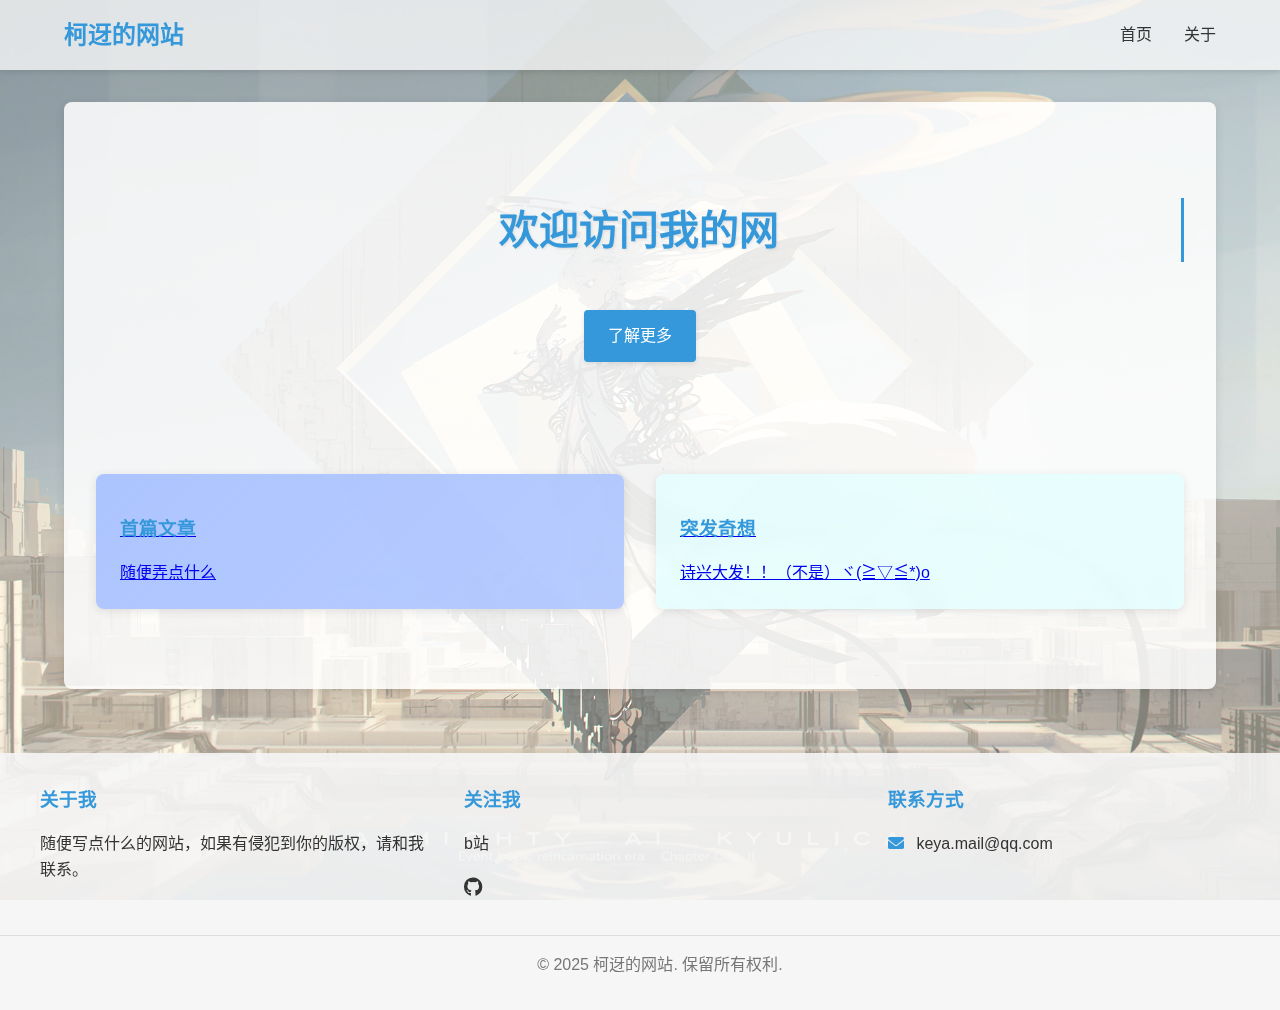
<file: index.html>
<!DOCTYPE html>
<html lang="zh-CN">

<head>
    <meta charset="UTF-8">
    <meta name="viewport" content="width=device-width, initial-scale=1.0">
    <title>柯迓的静态网站</title>
    <!-- Favicon -->
    <link rel="icon" href="public/img/favicon.ico" type="image/x-icon">
    <!-- 引入基础样式 -->
    <link rel="stylesheet" href="/src/assets/styles/base.css">
    <link rel="stylesheet" href="/src/assets/styles/layout.css">
    <!-- 引入页头组件 -->
    <link rel="stylesheet" href="https://cdnjs.cloudflare.com/ajax/libs/font-awesome/6.0.0/css/all.min.css">
</head>

<body>
    <!-- 动态插入页头 -->
    <div id="header"></div>

    <main class="container">
    <section class="hero">
            <h1 data-typewriter>欢迎访问我的网站</h1>
            <p data-typewriter data-delay="1500">希望不会让你不愉快 ＞﹏＜</p>
            <a href="/src/pages/about.html" class="btn">了解更多</a>
        </section>

        <section class="features" id="articles-container">
            <!-- 文章卡片将通过JavaScript动态生成 -->
        </section>

    <!-- 全局配置 -->
    <script src="/src/config/workspace.js"></script>
    
    <!-- 文章数据 -->
    <script src="/src/essay/essay.js"></script>
        
        <script>
            // 生成柔和的随机颜色
            function generateLightPastelColor() {
                // 生成柔和的随机颜色值
                const getRandomPastel = () => Math.floor(Math.random() * 127 + 128).toString(16).padStart(2, '0');
                const color1 = `#${getRandomPastel()}${getRandomPastel()}${getRandomPastel()}`;
                const color2 = `#${getRandomPastel()}${getRandomPastel()}${getRandomPastel()}`;
                return `linear-gradient(135deg, ${color1} 0%, ${color2} 100%)`;
            }

            // 动态加载文章
            document.addEventListener('DOMContentLoaded', () => {
                try {
                    const container = document.getElementById('articles-container');
                    
                    // 调试：检查数据加载情况
                    console.log('文章数据:', window.articles);
                    
                    // 检查数据是否加载
                    if (!window.articles || !Array.isArray(window.articles)) {
                        console.error('文章数据未正确加载，请检查:',
                            '1. /src/essay/essay.js路径是否正确',
                            '2. essay.js是否正确定义window.articles');
                        return;
                    }
                    
                    // 清空容器避免重复
                    container.innerHTML = '';
                    
                    // 生成文章卡片
                    window.articles.forEach(article => {
                        const card = document.createElement('a');
                        card.href = `/src/essay/article_template.html?md=${article.filename}&id=${articles.indexOf(article)}`;
                        card.className = 'card';
                        card.style.background = article.colorClass || generateLightPastelColor();
                        card.innerHTML = `
                            <div class="card-content" data-filename="${article.filename}">
                                <h3>${article.title}</h3>
                                <p>${article.description}</p>
                            </div>
                        `;
                        container.appendChild(card);
                    });
                    
                } catch (error) {
                    console.error('加载文章失败:', error);
                }
            });
        </script>

    </main>

    <!-- 动态插入页脚 -->
    <div id="footer"></div>

        <!-- 链接调试与跳转 -->
        <script>
            document.addEventListener('click', (e) => {
                if (e.target.closest('.card')) {
                    const card = e.target.closest('.card');
                    // 仅记录不阻止跳转
                    console.group('文章跳转调试');
                    console.log('目标URL:', card.href);
                    console.log('文件状态:', 
                        fetch(card.href)
                            .then(res => res.statusText)
                            .catch(e => e.message));
                    console.groupEnd();
                }
            });
        </script>

        <!-- 主JS脚本 -->
        <script src="/src/scripts/main.js"></script>
        <!-- 可选功能脚本 -->
        <script src="/src/scripts/optional.js"></script>
</body>

</html>
</file>
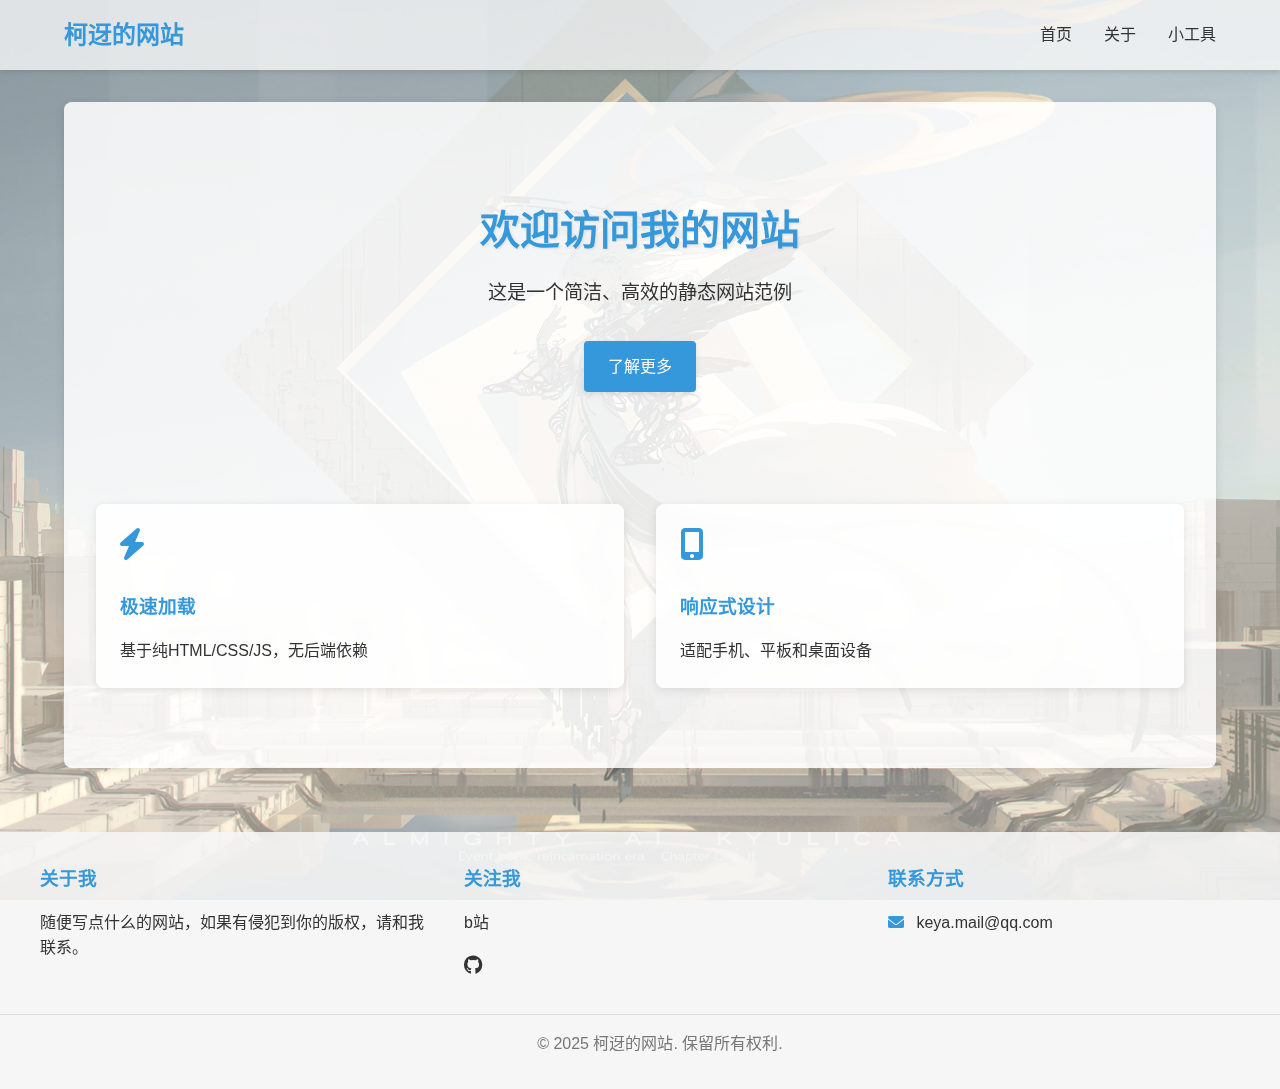
<file: src/pages/index.html>
<!DOCTYPE html>
<html lang="zh-CN">

<head>
    <meta charset="UTF-8">
    <meta name="viewport" content="width=device-width, initial-scale=1.0">
    <title>我的静态网站</title>
    <!-- 引入基础样式 -->
    <link rel="stylesheet" href="../assets/styles/base.css">
    <link rel="stylesheet" href="../assets/styles/layout.css">
    <!-- 引入页头组件 -->
    <link rel="stylesheet" href="https://cdnjs.cloudflare.com/ajax/libs/font-awesome/6.0.0/css/all.min.css">
</head>

<body>
    <!-- 动态插入页头 -->
    <div id="header"></div>

    <main class="container">
        <section class="hero">
            <h1>欢迎访问我的网站</h1>
            <p>这是一个简洁、高效的静态网站范例</p>
            <a href="about.html" class="btn">了解更多</a>
        </section>

        <section class="features">
            <div class="card">
                <i class="fas fa-bolt"></i>
                <h3>极速加载</h3>
                <p>基于纯HTML/CSS/JS，无后端依赖</p>
            </div>
            <div class="card">
                <i class="fas fa-mobile-alt"></i>
                <h3>响应式设计</h3>
                <p>适配手机、平板和桌面设备</p>
            </div>
        </section>
    </main>

    <!-- 动态插入页脚 -->
    <div id="footer"></div>

    <!-- 主JS脚本 -->
    <script src="../scripts/main.js"></script>
</body>

</html>
</file>
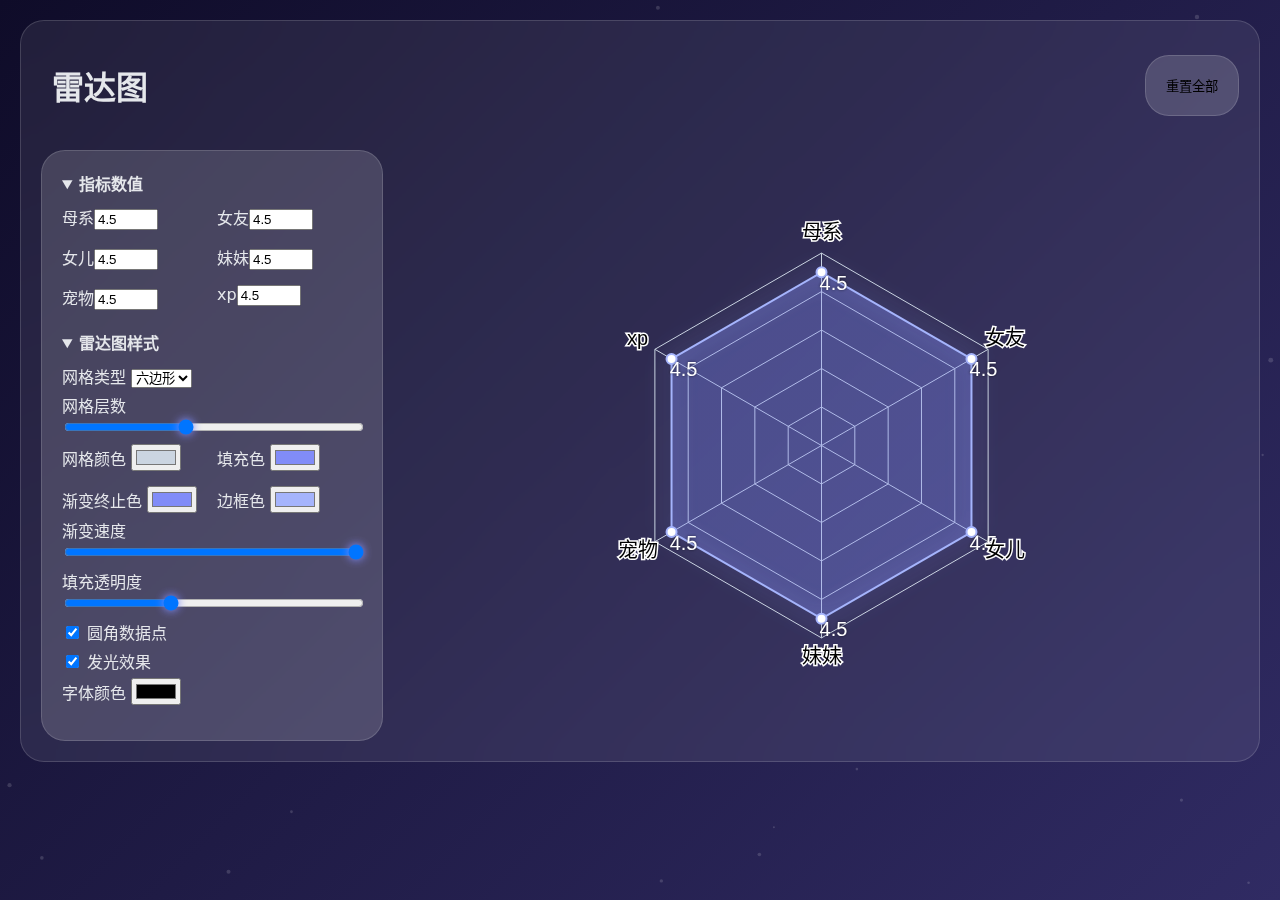
<file: src/function/leida.html>
<!DOCTYPE html>
<html lang="zh-CN">
<head>
    <meta charset="UTF-8">
    <title>雷达图</title>
    <meta name="viewport" content="width=device-width,initial-scale=1">
    <link rel="stylesheet" href="https://cdnjs.cloudflare.com/ajax/libs/font-awesome/6.5.0/css/all.min.css">
    <style>
        :root {
            --bg-gradient-start: #0f0c29;
            --bg-gradient-end: #302b63;
            --glass-bg: rgba(255,255,255,.08);
            --glass-border: rgba(255,255,255,.15);
            --text-primary: #e5e7eb;
            --text-secondary: #9ca3af;
            --accent: #818cf8;
        }
        
        body {
            background: linear-gradient(135deg, var(--bg-gradient-start), var(--bg-gradient-end)) fixed;
            color: var(--text-primary);
            font-family: Inter, system-ui, sans-serif;
            margin: 0;
            padding: 20px;
            min-height: 100vh;
            box-sizing: border-box;
        }
        
        .glass {
            background: var(--glass-bg);
            backdrop-filter: blur(20px);
            border: 1px solid var(--glass-border);
            border-radius: 24px;
            padding: 20px;
        }
        
        .radar-header {
            display: flex;
            justify-content: space-between;
            align-items: center;
            margin-bottom: 20px;
        }
        
        .radar-actions {
            display: flex;
            gap: 10px;
        }
        
        .radar-main {
            display: flex;
            gap: 20px;
        }
        
        .radar-controls {
            width: 300px;
        }
        
        .radar-canvas-container {
            flex: 1;
            display: flex;
            justify-content: center;
            align-items: center;
        }
        
        #radar {
            max-width: 100%;
            max-height: 80vh;
        }
        
        input[type=range] {
            width: 100%;
            background: rgba(255,255,255,.2);
            outline: none;
            cursor: pointer;
        }
        
        input[type=range]::-webkit-slider-thumb {
            -webkit-appearance: none;
            width: 18px;
            height: 18px;
            border-radius: 50%;
            background: #fff;
            box-shadow: 0 0 8px var(--accent);
        }
        
        details {
            margin-bottom: 15px;
        }
        
        summary {
            cursor: pointer;
            font-weight: bold;
            margin-bottom: 10px;
        }
        
        label {
            display: block;
            margin-bottom: 5px;
        }
        
        #metricInputs {
            display: grid;
            grid-template-columns: 1fr 1fr;
            gap: 10px;
        }
    </style>
</head>
<body>
    <div class="glass">
        <div class="radar-header">
            <h1><i class="fa-solid fa-chart-radar"></i> 雷达图</h1>
            <div class="radar-actions">
                <button onclick="resetAll()" class="glass">重置全部</button>
            </div>
        </div>
        
        <div class="radar-main">
            <div class="radar-controls glass">
                <details open>
                    <summary>指标数值</summary>
                    <div id="metricInputs"></div>
                </details>
                
                <details open>
                    <summary>雷达图样式</summary>
                    <div>
                        <label>网格类型
                            <select id="gridStyle">
                                <option value="hexagon">六边形</option>
                                <option value="circle">圆形</option>
                                <option value="none">无网格</option>
                            </select>
                        </label>
                        
                        <label>网格层数
                            <input type="range" id="gridLevels" min="3" max="8" value="5">
                        </label>
                        
                        <div style="display: grid; grid-template-columns: 1fr 1fr; gap: 10px;">
                            <label>网格颜色
                                <input type="color" id="gridColor" value="#cbd5e1">
                            </label>
                            <label>填充色
                                <input type="color" id="fillColor" value="#818cf8">
                            </label>
                            <label>渐变终止色
                                <input type="color" id="gradientEndColor" value="#818cf8">
                            </label>
                            <label>边框色
                                <input type="color" id="borderColor" value="#a5b4fc">
                            </label>
                        </div>
                        
                        <label>渐变速度
                            <input type="range" id="gradientSpeed" min="0" max="100" value="100">
                        </label>
                        
                        <label>填充透明度
                            <input type="range" id="fillOpacity" min="0" max="100" value="35">
                        </label>
                        
                        <label>
                            <input type="checkbox" id="roundPoint" checked> 圆角数据点
                        </label>
                        
                        <label>
                            <input type="checkbox" id="glow" checked> 发光效果
                        </label>
                        
                        <label>字体颜色
                            <input type="color" id="fontColor" value="#000000">
                        </label>
                    </div>
                </details>
            </div>
            
            <div class="radar-canvas-container">
                <canvas id="radar"></canvas>
            </div>
        </div>
    </div>

    <script>
        // 粒子背景
        const pCanvas = document.createElement('canvas');
        pCanvas.style.position = 'fixed';
        pCanvas.style.top = '0';
        pCanvas.style.left = '0';
        pCanvas.style.zIndex = '-10';
        pCanvas.style.width = '100%';
        pCanvas.style.height = '100%';
        document.body.prepend(pCanvas);
        
        const pCtx = pCanvas.getContext('2d');
        const particles = Array.from({length: 60}, () => ({
            x: Math.random() * innerWidth,
            y: Math.random() * innerHeight,
            r: Math.random() * 1.5 + 1,
            dx: Math.random() * 0.4 - 0.2,
            dy: Math.random() * 0.4 - 0.2
        }));

        function resizeParticles() {
            pCanvas.width = innerWidth;
            pCanvas.height = innerHeight;
        }

        function animateParticles() {
            pCtx.clearRect(0, 0, pCanvas.width, pCanvas.height);
            particles.forEach(p => {
                p.x += p.dx;
                p.y += p.dy;
                if (p.x < 0 || p.x > pCanvas.width) p.dx *= -1;
                if (p.y < 0 || p.y > pCanvas.height) p.dy *= -1;
                pCtx.beginPath();
                pCtx.arc(p.x, p.y, p.r, 0, Math.PI * 2);
                pCtx.fillStyle = 'rgba(255,255,255,.15)';
                pCtx.fill();
            });
            requestAnimationFrame(animateParticles);
        }

        // 配置 & 本地存储
        const STORAGE = 'radarBeauty';
        const config = JSON.parse(localStorage.getItem(STORAGE)) || {
            labels: ['母系', '女友', '女儿', '妹妹', '宠物', 'xp'],
            gridStyle: 'hexagon',
            gridLevels: 5,
            gridColor: '#cbd5e1',
            fillColor: '#818cf8',
            gradientEndColor: '#818cf8',
            gradientSpeed: 100,
            borderColor: '#a5b4fc',
            fillOpacity: 35,
            roundPoint: true,
            glow: true,
            fontSize: 12,
            fontColor: '#000000',
            animIn: 'clockwise',
            animDur: 1200
        };

        function saveConfig() {
            localStorage.setItem(STORAGE, JSON.stringify(config));
        }

        function bindControls() {
            Object.keys(config).forEach(key => {
                const el = document.getElementById(key);
                if (!el) return;
                if (el.type === 'checkbox') el.checked = config[key];
                else el.value = config[key];
                el.addEventListener('input', () => {
                    config[key] = el.type === 'checkbox' ? el.checked : el.value;
                    saveConfig();
                    draw();
                });
            });
        }

        // 指标输入
        function buildMetrics() {
            const wrap = document.getElementById('metricInputs');
            wrap.innerHTML = '';
            config.labels.forEach((l, i) => {
                const inp = document.createElement('input');
                inp.type = 'number';
                inp.id = 'metric' + (i + 1);
                inp.value = 4.5;
                inp.step = 0.5;
                inp.min = 0;
                inp.max = 5;
                inp.addEventListener('input', draw);
                
                const lbl = document.createElement('label');
                lbl.textContent = l;
                lbl.appendChild(inp);
                wrap.appendChild(lbl);
            });
        }

        // 绘图核心
        const canvas = document.getElementById('radar');
        const ctx = canvas.getContext('2d');
        
        function resize() {
            const container = document.querySelector('.radar-canvas-container');
            const size = Math.min(container.clientWidth, container.clientHeight);
            canvas.width = size;
            canvas.height = size;
        }

        function draw() {
            const cx = canvas.width / 2;
            const cy = canvas.height / 2;
            const r = cx * 0.8;
            const max = config.labels.length;
            const step = Math.PI * 2 / max;
            
            ctx.clearRect(0, 0, canvas.width, canvas.height);
            
            // 绘制网格
            ctx.strokeStyle = config.gridColor;
            ctx.lineWidth = 1;
            
            if (config.gridStyle !== 'none') {
                if (config.gridStyle === 'hexagon') {
                    for (let lv = 1; lv <= config.gridLevels; lv++) {
                        const rad = r * (lv / config.gridLevels);
                        ctx.beginPath();
                        for (let i = 0; i < max; i++) {
                            const a = i * step - Math.PI / 2;
                            const x = cx + rad * Math.cos(a);
                            const y = cy + rad * Math.sin(a);
                            if (i === 0) ctx.moveTo(x, y);
                            else ctx.lineTo(x, y);
                        }
                        ctx.closePath();
                        ctx.stroke();
                    }
                    
                    for (let i = 0; i < max; i++) {
                        const a = i * step - Math.PI / 2;
                        ctx.beginPath();
                        ctx.moveTo(cx, cy);
                        ctx.lineTo(cx + r * Math.cos(a), cy + r * Math.sin(a));
                        ctx.stroke();
                    }
                } else if (config.gridStyle === 'circle') {
                    for (let lv = 1; lv <= config.gridLevels; lv++) {
                        ctx.beginPath();
                        ctx.arc(cx, cy, r * (lv / config.gridLevels), 0, Math.PI * 2);
                        ctx.stroke();
                    }
                    
                    for (let i = 0; i < max; i++) {
                        const a = i * step - Math.PI / 2;
                        ctx.beginPath();
                        ctx.moveTo(cx, cy);
                        ctx.lineTo(cx + r * Math.cos(a), cy + r * Math.sin(a));
                        ctx.stroke();
                    }
                }
            }
            
            // 获取数据值
            const values = config.labels.map((_, i) => {
                const el = document.getElementById('metric' + (i + 1));
                return el ? parseFloat(el.value) || 0 : 0;
            });
            
            // 绘制数据多边形
            ctx.beginPath();
            for (let i = 0; i < max; i++) {
                const v = values[i] / 5;
                const rad = r * v;
                const a = i * step - Math.PI / 2;
                const x = cx + rad * Math.cos(a);
                const y = cy + rad * Math.sin(a);
                if (i === 0) ctx.moveTo(x, y);
                else ctx.lineTo(x, y);
            }
            ctx.closePath();
            
            // 设置渐变填充
            const gradient = ctx.createRadialGradient(cx, cy, 0, cx, cy, r);
            const speed = config.gradientSpeed / 100;
            const opacity = config.fillOpacity / 100;
            gradient.addColorStop(0, hexToRgba(config.fillColor, opacity));
            gradient.addColorStop(1 - speed, hexToRgba(config.fillColor, opacity));
            gradient.addColorStop(1, hexToRgba(config.gradientEndColor, opacity));
            ctx.fillStyle = gradient;
            ctx.fill();
            
            // 绘制边框
            if (config.glow) {
                ctx.shadowBlur = 25;
                ctx.shadowColor = config.borderColor;
            }
            ctx.strokeStyle = config.borderColor;
            ctx.lineWidth = 2;
            ctx.stroke();
            ctx.shadowBlur = 0;
            
            // 绘制数据点
            values.forEach((v, i) => {
                const rad = r * (v / 5);
                const a = i * step - Math.PI / 2;
                const x = cx + rad * Math.cos(a);
                const y = cy + rad * Math.sin(a);
                ctx.beginPath();
                ctx.arc(x, y, config.roundPoint ? 5 : 3, 0, Math.PI * 2);
                ctx.fillStyle = '#fff';
                ctx.fill();
                ctx.strokeStyle = config.borderColor;
                ctx.lineWidth = 2;
                ctx.stroke();
            });
            
            // 绘制数值标签
            ctx.save();
            ctx.font = '20px sans-serif';
            ctx.fillStyle = '#ffffff';
            ctx.shadowColor = 'rgba(0,0,0,0.6)';
            ctx.shadowBlur = 3;
            ctx.textAlign = 'center';
            ctx.textBaseline = 'middle';
            
            const OFFSET_X = 12;
            const OFFSET_Y = 12;
            
            values.forEach((v, i) => {
                const rad = r * (v / 5);
                const a = i * step - Math.PI / 2;
                const defX = cx + rad * Math.cos(a);
                const defY = cy + rad * Math.sin(a);
                const pos = getValPos(i, defX + OFFSET_X, defY + OFFSET_Y);
                ctx.fillText(v.toFixed(1), pos.x, pos.y);
            });
            ctx.restore();
            
            // 绘制指标名称
            ctx.fillStyle = config.fontColor;
            ctx.strokeStyle = '#ffffff';
            ctx.lineWidth = 3;
            ctx.font = `20px sans-serif`;
            ctx.textAlign = 'center';
            ctx.textBaseline = 'middle';
            
            config.labels.forEach((l, i) => {
                const a = i * step - Math.PI / 2;
                const x = cx + (r + 20) * Math.cos(a);
                const y = cy + (r + 20) * Math.sin(a);
                ctx.strokeText(l, x, y);
                ctx.fillText(l, x, y);
            });
        }
        
        // 工具函数
        function hexToRgba(hex, a) {
            hex = hex.replace('#', '');
            const r = parseInt(hex.substr(0, 2), 16);
            const g = parseInt(hex.substr(2, 2), 16);
            const b = parseInt(hex.substr(4, 2), 16);
            return `rgba(${r},${g},${b},${a})`;
        }
        
        // 数值拖拽
        const MOVE_DEADBAND = 6;
        let valuePos = JSON.parse(localStorage.getItem('radarValuePos') || '{}');
        
        function getValPos(i, defX, defY) {
            return valuePos[i] || {x: defX, y: defY};
        }
        
        function setValPos(i, x, y) {
            valuePos[i] = {x, y};
            localStorage.setItem('radarValuePos', JSON.stringify(valuePos));
        }
        
        let dragTarget = null;
        let offsetX = 0;
        let offsetY = 0;
        
        canvas.addEventListener('mousedown', e => {
            const rect = canvas.getBoundingClientRect();
            const mx = e.clientX - rect.left;
            const my = e.clientY - rect.top;
            const cx = canvas.width / 2;
            const cy = canvas.height / 2;
            const r = cx * 0.8;
            const max = config.labels.length;
            const step = Math.PI * 2 / max;
            
            const values = config.labels.map((_, i) => 
                parseFloat(document.getElementById('metric' + (i + 1))?.value || 0)
            );
            
            for (let i = 0; i < max; i++) {
                const v = values[i];
                const rad = r * (v / 5);
                const a = i * step - Math.PI / 2;
                const defX = cx + rad * Math.cos(a);
                const defY = cy + rad * Math.sin(a);
                const pos = getValPos(i, defX + 12, defY + 12);
                
                if (Math.hypot(mx - pos.x, my - pos.y) <= MOVE_DEADBAND) {
                    dragTarget = i;
                    offsetX = mx - pos.x;
                    offsetY = my - pos.y;
                    canvas.style.cursor = 'grabbing';
                    break;
                }
            }
        });
        
        addEventListener('mousemove', e => {
            if (dragTarget === null) return;
            
            const rect = canvas.getBoundingClientRect();
            const x = e.clientX - rect.left - offsetX;
            const y = e.clientY - rect.top - offsetY;
            
            setValPos(dragTarget, x, y);
            draw();
        });
        
        addEventListener('mouseup', () => {
            if (dragTarget !== null) {
                dragTarget = null;
                canvas.style.cursor = 'grab';
            }
        });
        
        canvas.addEventListener('mousemove', e => {
            if (dragTarget !== null) return;
            
            const rect = canvas.getBoundingClientRect();
            const mx = e.clientX - rect.left;
            const my = e.clientY - rect.top;
            const cx = canvas.width / 2;
            const cy = canvas.height / 2;
            const r = cx * 0.8;
            const max = config.labels.length;
            const step = Math.PI * 2 / max;
            
            const values = config.labels.map((_, i) => 
                parseFloat(document.getElementById('metric' + (i + 1))?.value || 0)
            );
            
            let hit = false;
            for (let i = 0; i < max; i++) {
                const v = values[i];
                const rad = r * (v / 5);
                const a = i * step - Math.PI / 2;
                const defX = cx + rad * Math.cos(a);
                const defY = cy + rad * Math.sin(a);
                const pos = getValPos(i, defX + 12, defY + 12);
                
                if (Math.hypot(mx - pos.x, my - pos.y) <= MOVE_DEADBAND) {
                    hit = true;
                    break;
                }
            }
            
            canvas.style.cursor = hit ? 'grab' : 'default';
        });
        
        // 导出 / 重置

        
        function resetAll() {
            localStorage.removeItem(STORAGE);
            localStorage.removeItem('radarValuePos');
            location.reload();
        }
        
        // 初始化
        addEventListener('resize', () => {
            resizeParticles();
            resize();
            draw();
        });
        
        resizeParticles();
        resize();
        bindControls();
        buildMetrics();
        animateParticles();
        draw();
    </script>
</body>
</html>
</file>
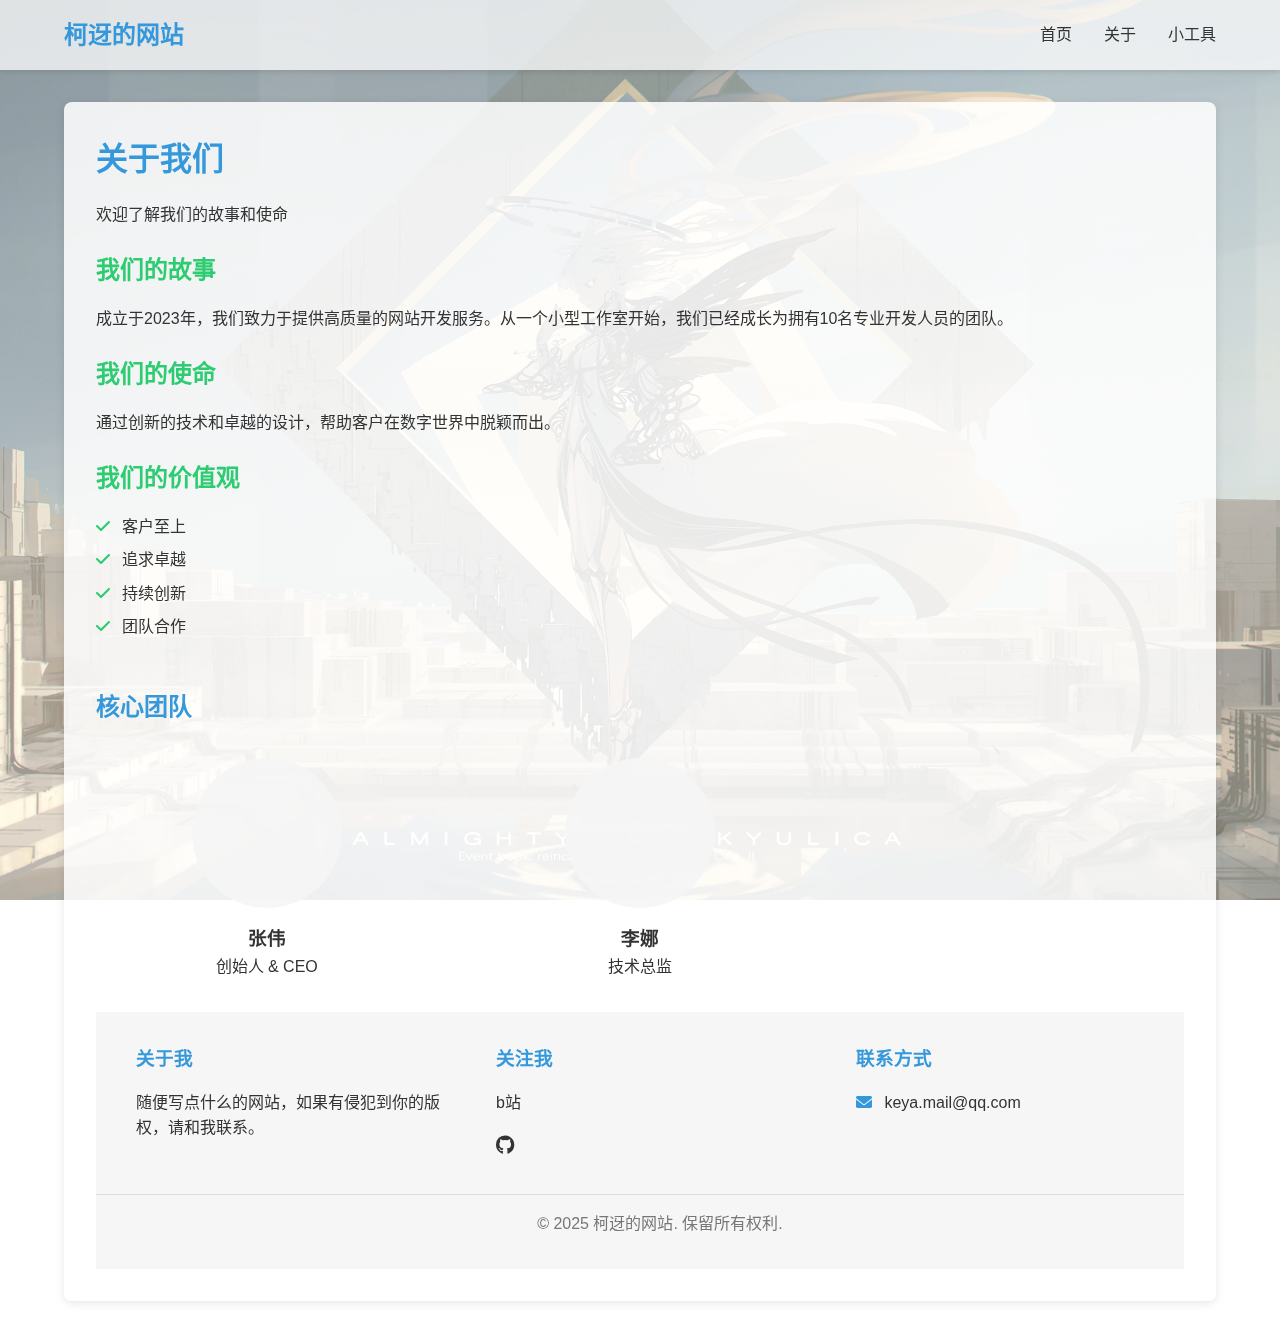
<file: src/pages/about.html>
<!DOCTYPE html>
<html lang="zh-CN">
<head>
    <meta charset="UTF-8">
    <meta name="viewport" content="width=device-width, initial-scale=1.0">
    <title>关于我们 - 我的网站</title>
    <link rel="stylesheet" href="/src/assets/styles/base.css">
    <link rel="stylesheet" href="/src/assets/styles/layout.css">
    <link rel="stylesheet" href="https://cdnjs.cloudflare.com/ajax/libs/font-awesome/6.0.0/css/all.min.css">
</head>
<body>
    <div id="header"></div>

    <main class="container">
        <section class="about-section">
            <h1>关于我们</h1>
            <p>欢迎了解我们的故事和使命</p>
            
            <article class="about-content">
                <h2>我们的故事</h2>
                <p>成立于2023年，我们致力于提供高质量的网站开发服务。从一个小型工作室开始，我们已经成长为拥有10名专业开发人员的团队。</p>
                
                <h2>我们的使命</h2>
                <p>通过创新的技术和卓越的设计，帮助客户在数字世界中脱颖而出。</p>
                
                <h2>我们的价值观</h2>
                <ul class="values-list">
                    <li><i class="fas fa-check"></i> 客户至上</li>
                    <li><i class="fas fa-check"></i> 追求卓越</li>
                    <li><i class="fas fa-check"></i> 持续创新</li>
                    <li><i class="fas fa-check"></i> 团队合作</li>
                </ul>
            </article>
            
            <div class="team-showcase">
                <h2>核心团队</h2>
                <div class="team-grid">
                    <div class="team-member">
                        <div class="member-photo"></div>
                        <h3>张伟</h3>
                        <p>创始人 & CEO</p>
                    </div>
                    <div class="team-member">
                        <div class="member-photo"></div>
                        <h3>李娜</h3>
                        <p>技术总监</p>
                    </div>
                </div>
            </div>
        </section>
    </div>

    <div id="footer"></div>
    
    <script src="/src/scripts/main.js"></script>
</body>
</html>
</file>
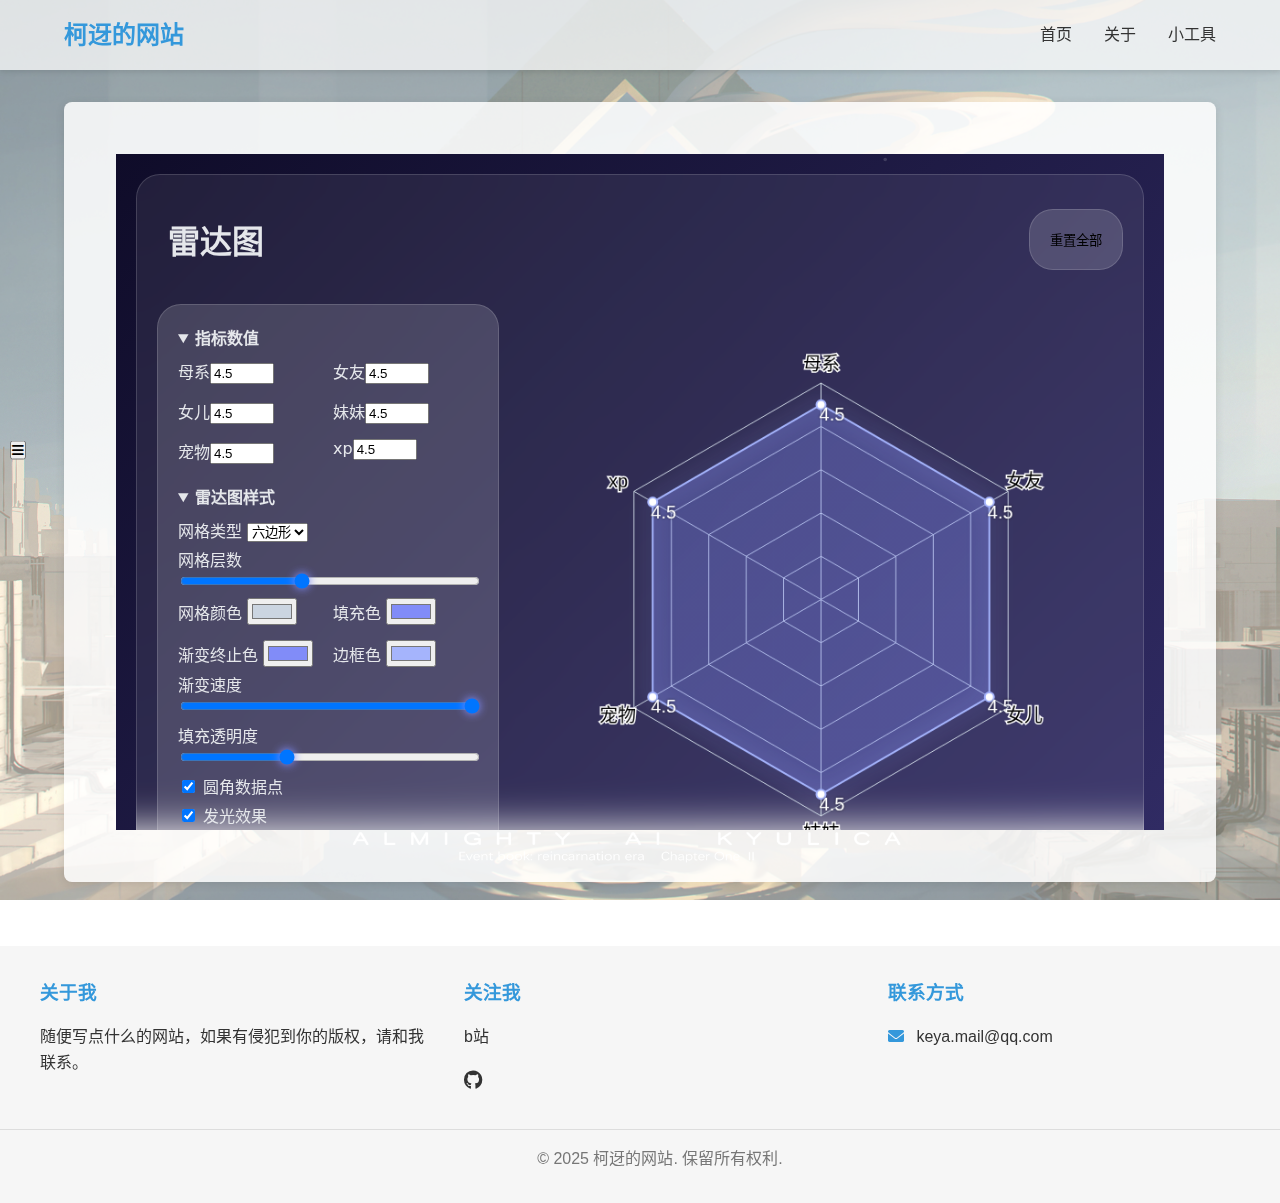
<file: src/pages/tools.html>
<!DOCTYPE html>
<html lang="zh-CN">
<head>
    <meta charset="UTF-8">
    <meta name="viewport" content="width=device-width, initial-scale=1.0">
    <title>小工具 - 柯迓的网站</title>
    <link rel="icon" href="/public/img/favicon.ico" type="image/x-icon">
    <link rel="stylesheet" href="/src/assets/styles/base.css">
    <link rel="stylesheet" href="/src/assets/styles/layout.css">
    <link rel="stylesheet" href="https://cdnjs.cloudflare.com/ajax/libs/font-awesome/6.0.0/css/all.min.css">
    <style>
        .tools-container {
            display: flex;
            min-height: calc(100vh - 120px);
        }
        
        .tools-sidebar {
            width: 250px;
            background-color: #f8f9fa;
            padding: 20px;
            border-right: 1px solid #e1e1e1;
            position: fixed;
            left: -250px;
            top: 0;
            bottom: 0;
            transition: left 0.3s ease;
            z-index: 100;
        }
        
        .tools-sidebar.show {
            left: 0;
        }
        
        .tools-content {
            flex: 1;
            padding: 20px;
            transition: margin-left 0.3s ease;
        }
        
        .tools-sidebar.show ~ .tools-content {
            margin-left: 250px;
        }
        
        .tool-item {
            padding: 10px;
            margin-bottom: 5px;
            border-radius: 4px;
            cursor: pointer;
            transition: background-color 0.2s;
        }
        
        .tool-item:hover {
            background-color: #e9ecef;
        }
        
        .tool-item.active {
            background-color: #dee2e6;
            font-weight: bold;
        }
        
        .tool-iframe {
            width: 100%;
            height: 100%;
            border: none;
            min-height: 600px;
        }
    </style>
</head>
<body>
    <div id="header"></div>

    <main class="container tools-container">
        <div class="tools-sidebar">
            <h2>工具列表</h2>
            <div class="tool-item active" data-tool="radar">雷达图</div>
            <!-- 可以添加更多工具选项 -->
        </div>
        
        <div class="tools-content">
            <iframe id="tool-frame" class="tool-iframe" src="/src/function/leida.html" sandbox="allow-scripts allow-same-origin"></iframe>
        </div>
    </main>

    <div id="footer"></div>
    
    <script>
        // 工具切换逻辑
        document.querySelectorAll('.tool-item').forEach(item => {
            item.addEventListener('click', function() {
                document.querySelectorAll('.tool-item').forEach(i => i.classList.remove('active'));
                this.classList.add('active');
                
                // 根据选择的工具更新iframe内容
                const tool = this.getAttribute('data-tool');
                const iframe = document.getElementById('tool-frame');
                
                switch(tool) {
                    case 'radar':
                        iframe.src = '/src/function/leida.html';
                        break;
                    // 可以添加更多工具case
                }
            });
        });

        // 工具列表显示/隐藏控制
        const toggleSidebarBtn = document.createElement('button');
        toggleSidebarBtn.className = 'glass';
        toggleSidebarBtn.innerHTML = '<i class="fa-solid fa-bars"></i>';
        toggleSidebarBtn.style.position = 'fixed';
        toggleSidebarBtn.style.left = '10px';
        toggleSidebarBtn.style.top = '50%';
        toggleSidebarBtn.style.transform = 'translateY(-50%)';
        toggleSidebarBtn.style.zIndex = '1000';
        
        document.body.appendChild(toggleSidebarBtn);
        
        toggleSidebarBtn.addEventListener('click', () => {
            document.querySelector('.tools-sidebar').classList.toggle('show');
        });
    </script>
    
    <script src="/src/scripts/main.js"></script>
</body>
</html>
</file>
<file: src/assets/styles/base.css>
/* 重置默认样式 */
* {
    margin: 0;
    padding: 0;
    box-sizing: border-box;
  }
  
  :root {
    --primary-color: #3498db;
    --secondary-color: #2ecc71;
    --text-color: #333;
    --light-gray: rgba(245, 245, 245, 0.9);
    --dark-gray: #777;
    --content-bg: rgba(255, 255, 255, 0.85);
  }
  
  body {
    font-family: 'Segoe UI', Tahoma, Geneva, Verdana, sans-serif;
    line-height: 1.6;
    color: var(--text-color);
    display: flex;
    flex-direction: column;
    min-height: 100vh;
    background: url('/public/img/background.jpg') no-repeat center center fixed;
    background-size: cover;
  }

  /* 添加遮罩层确保文字可读性 */
  body::before {
    content: '';
    position: fixed;
    top: 0;
    left: 0;
    right: 0;
    bottom: 0;
    background-color: rgba(255, 255, 255, 0.3);
    z-index: -1;
  }
  
  .container {
    width: 90%;
    max-width: 1200px;
    margin: 2rem auto;
    padding: 2rem;
    flex: 1;
    background-color: var(--content-bg);
    border-radius: 8px;
    box-shadow: 0 2px 10px rgba(0,0,0,0.1);
  }

  /* 头部样式 */
  .site-header {
    background-color: rgba(255, 255, 255, 0.729);
    box-shadow: 0 2px 5px rgba(0,0,0,0.1);
    position: sticky;
    top: 0;
    z-index: 100;
  }

  .header-container {
    display: flex;
    justify-content: space-between;
    align-items: center;
    padding: 1rem 5%;
  }

  .logo a {
    font-size: 1.5rem;
    font-weight: bold;
    color: var(--primary-color);
    text-decoration: none;
  }

  .main-nav ul {
    display: flex;
    list-style: none;
  }

  .main-nav li {
    margin-left: 2rem;
  }

  .main-nav a {
    text-decoration: none;
    color: var(--text-color);
    font-weight: 500;
    transition: color 0.3s;
  }

  .main-nav a:hover,
  .main-nav a.active {
    color: var(--primary-color);
  }

  .mobile-menu-btn {
    display: none;
    font-size: 1.5rem;
    cursor: pointer;
  }

  /* 页脚样式 */
  .site-footer {
    background-color: var(--light-gray);
    padding: 2rem 0;
    margin-top: 2rem;
  }

  .footer-container {
    display: flex;
    flex-wrap: wrap;
    justify-content: space-between;
    gap: 2rem;
  }

  .footer-section {
    flex: 1;
    min-width: 200px;
  }

  .footer-section h3 {
    margin-bottom: 1rem;
    color: var(--primary-color);
  }

  .footer-section ul {
    list-style: none;
  }

  .footer-section li {
    margin-bottom: 0.5rem;
  }

  .footer-section a {
    text-decoration: none;
    color: var(--text-color);
    transition: color 0.3s;
  }

  .footer-section a:hover {
    color: var(--primary-color);
  }

  .contact-info i {
    margin-right: 0.5rem;
    color: var(--primary-color);
  }

  .social-links {
    display: flex;
    gap: 1rem;
    margin-top: 1rem;
  }

  .social-links a {
    font-size: 1.2rem;
  }

  .copyright {
    text-align: center;
    margin-top: 2rem;
    padding-top: 1rem;
    border-top: 1px solid #ddd;
    color: var(--dark-gray);
  }

  /* 关于页面样式 */
  .about-section h1 {
    margin-bottom: 1rem;
    color: var(--primary-color);
  }

  .about-content {
    margin-bottom: 3rem;
  }

  .about-content h2 {
    margin: 1.5rem 0 1rem;
    color: var(--secondary-color);
  }

  .values-list {
    list-style: none;
    margin-top: 1rem;
  }

  .values-list li {
    margin-bottom: 0.5rem;
  }

  .values-list i {
    color: var(--secondary-color);
    margin-right: 0.5rem;
  }

  .team-showcase h2 {
    margin-bottom: 2rem;
    color: var(--primary-color);
  }

  .team-grid {
    display: grid;
    grid-template-columns: repeat(auto-fill, minmax(250px, 1fr));
    gap: 2rem;
  }

  .team-member {
    text-align: center;
  }

  .member-photo {
    width: 150px;
    height: 150px;
    margin: 0 auto 1rem;
    border-radius: 50%;
    background-color: var(--light-gray);
  }

  /* 打字机动画样式 */
  @keyframes typing {
    from { width: 0 }
    to { width: 100% }
  }

  @keyframes blink-caret {
    from, to { border-color: transparent }
    50% { border-color: var(--primary-color) }
  }

  .typewriter {
    overflow: hidden;
    border-right: 3px solid var(--primary-color);
    white-space: nowrap;
    animation: 
      typing 3.5s steps(40, end),
      blink-caret 0.75s step-end infinite;
  }

  @keyframes gentle-blink {
    0%, 100% { opacity: 1; }
    50% { opacity: 0.3; }
  }

  .blink-after-typing {
    animation: gentle-blink 2s ease-in-out infinite !important;
  }

  /* 响应式设计 */
  @media (max-width: 768px) {
    .main-nav {
      position: fixed;
      top: 70px;
      left: 0;
      width: 100%;
      background-color: white;
      box-shadow: 0 5px 5px rgba(0,0,0,0.1);
      max-height: 0;
      overflow: hidden;
      transition: max-height 0.3s ease-out;
    }

    .main-nav.show {
      max-height: 300px;
    }

    .main-nav ul {
      flex-direction: column;
      padding: 1rem;
    }

    .main-nav li {
      margin: 0.5rem 0;
    }

    .mobile-menu-btn {
      display: block;
    }

    .footer-container {
      flex-direction: column;
    }
  }
</file>
<file: src/assets/styles/layout.css>
/* 卡片布局 */
.card {
    background: var(--content-bg);
    border-radius: 8px;
    box-shadow: 0 2px 10px rgba(0,0,0,0.1);
    padding: 1.5rem;
    transition: transform 0.3s, box-shadow 0.3s;
    backdrop-filter: blur(5px);
}

.card:hover {
    transform: translateY(-5px);
    box-shadow: 0 5px 15px rgba(0,0,0,0.2);
}

.card i {
    font-size: 2rem;
    color: var(--primary-color);
    margin-bottom: 1rem;
}

.card h3 {
    margin: 1rem 0;
    color: var(--primary-color);
}

/* 按钮样式 */
.btn {
    display: inline-block;
    background-color: var(--primary-color);
    color: white;
    padding: 0.8rem 1.5rem;
    border-radius: 4px;
    text-decoration: none;
    font-weight: 500;
    transition: all 0.3s;
    box-shadow: 0 2px 5px rgba(0,0,0,0.1);
}

.btn:hover {
    background-color: #2980b9;
    transform: translateY(-2px);
    box-shadow: 0 4px 8px rgba(0,0,0,0.2);
}

/* 英雄区域 */
.hero {
    text-align: center;
    padding: 4rem 0;
}

.hero h1 {
    font-size: 2.5rem;
    margin-bottom: 1rem;
    color: var(--primary-color);
    text-shadow: 1px 1px 3px rgba(0,0,0,0.1);
}

.hero p {
    font-size: 1.2rem;
    margin-bottom: 2rem;
    color: var(--text-color);
}

/* 特性区域 */
.features {
    display: grid;
    grid-template-columns: repeat(auto-fit, minmax(300px, 1fr));
    gap: 2rem;
    margin: 3rem 0;
}

/* 错误提示 */
.error {
    color: #e74c3c;
    padding: 1rem;
    text-align: center;
    background-color: var(--content-bg);
    border-radius: 4px;
}
</file>
